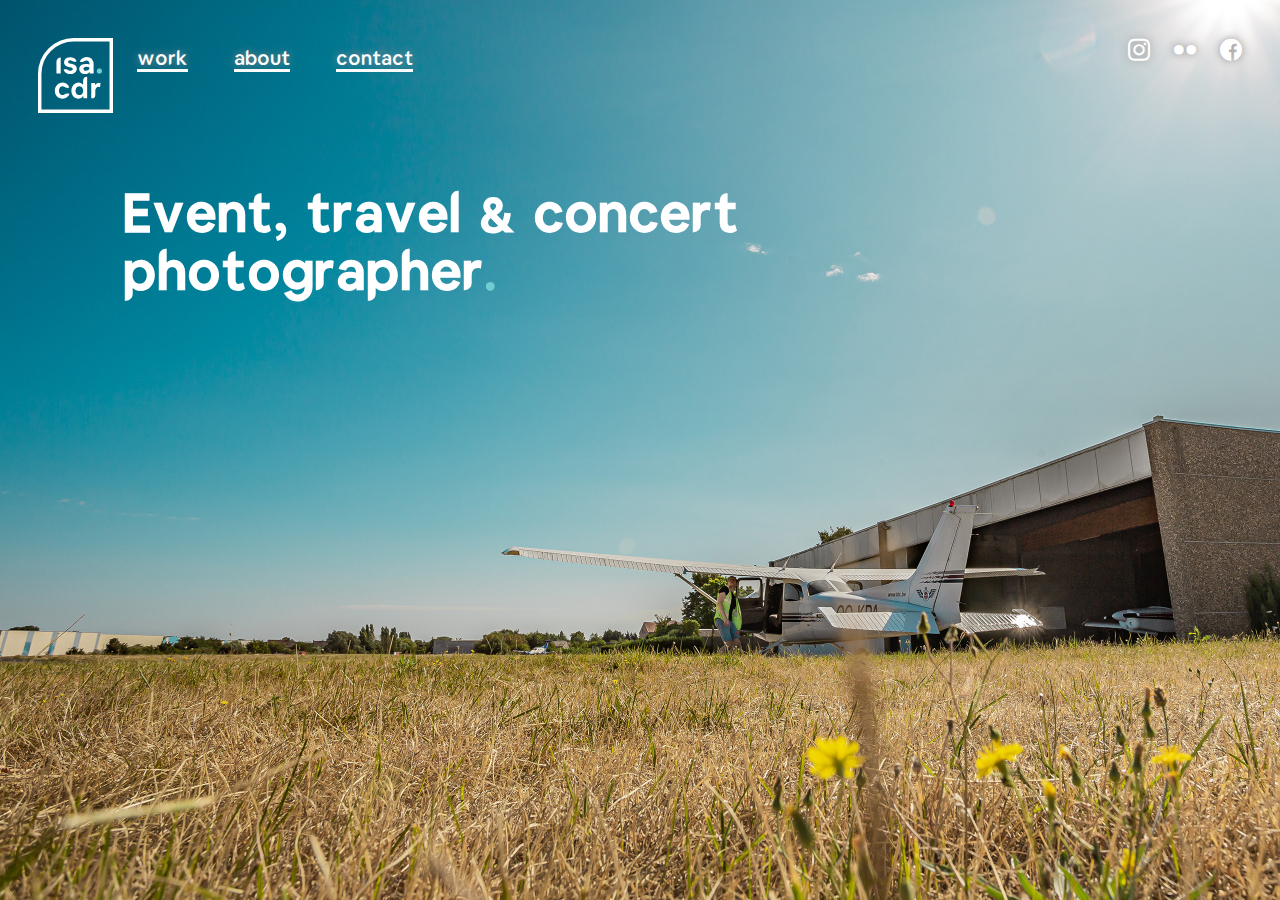
<file: index.html>
<!DOCTYPE html>
<html lang="en">

<head>
    <meta charset="UTF-8">
    <meta name="viewport" content="width=device-width, initial-scale=1.0">
    <meta name="description" content="Video & Photo, Belgium based photographer & Content Creator.">
    <title>Isaac Caudron - home</title>
    <link rel="stylesheet" href="style.css">
    <link rel="shortcut icon" href="images/favicon.ico" type="image/x-icon">
    <link rel="stylesheet" href="font/icon/flaticon.css">
    <!-- Global site tag (gtag.js) - Google Analytics -->
    <script async src="https://www.googletagmanager.com/gtag/js?id=UA-172085843-1"></script>
    <script>
        window.dataLayer = window.dataLayer || [];
        function gtag() { dataLayer.push(arguments); }
        gtag('js', new Date());

        gtag('config', 'UA-172085843-1');
    </script>
    <script defer src="CustomElements/customElements.js" type="module"></script>
</head>

<body>
    <div class="backgroundContainer backgroundHomepage asyncImage" data-src="/images/home-high.jpg">
        <isaac-menu></isaac-menu>
        <main>
            <div class="mission">
                <h1>
                    Event<span class="detailComma">,</span> travel & concert <br>
                    photographer<span class="detailPoint">.</span>
                </h1>
            </div>
        </main>
    </div>
</body>
<script src="js/lazyloadimage.js"></script>

</html>
</file>
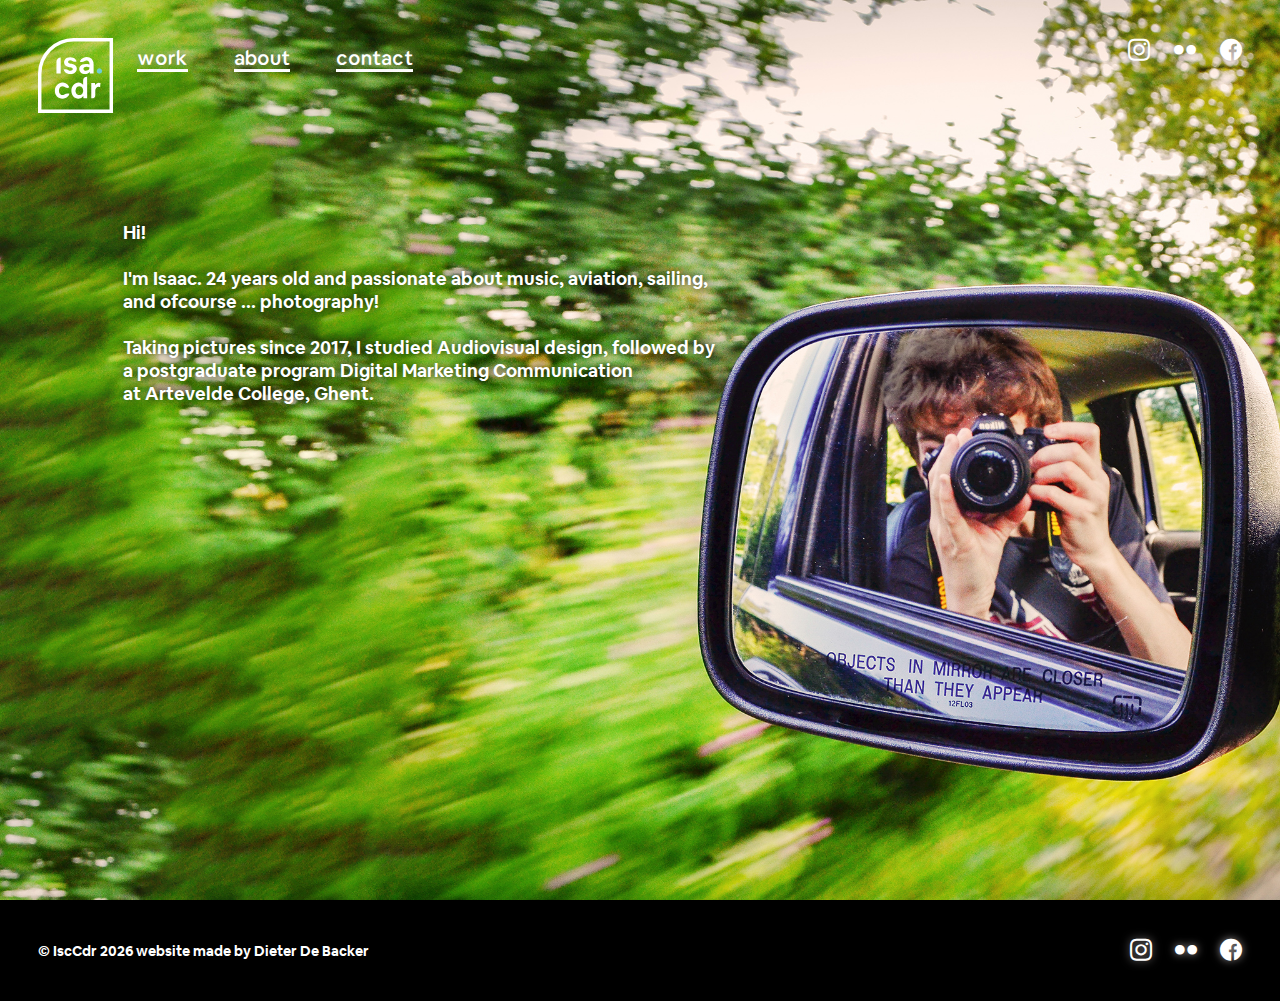
<file: about.html>
<!DOCTYPE html>
<html lang="en">

<head>
  <meta charset="UTF-8" />
  <meta name="viewport" content="width=device-width, initial-scale=1.0" />
  <title>Isaac Caudron - about</title>
  <link rel="stylesheet" href="style.css" />
  <link rel="shortcut icon" href="images/favicon.ico" type="image/x-icon" />
  <link rel="stylesheet" href="font/icon/flaticon.css" />
  <script defer src="CustomElements/customElements.js" type="module"></script>

  <!-- Global site tag (gtag.js) - Google Analytics -->
  <script async src="https://www.googletagmanager.com/gtag/js?id=UA-172085843-1"></script>
  <script>
    window.dataLayer = window.dataLayer || [];
    function gtag() { dataLayer.push(arguments); }
    gtag('js', new Date());

    gtag('config', 'UA-172085843-1');
  </script>

</head>

<body>
  <div class="backgroundContainer backgroundAboutpage asyncImage" data-src="/images/aboutme.jpg">
    <isaac-menu></isaac-menu>
    <main>
      <div class="mission">
        <p>
          Hi!<br />
          <br />
          I'm Isaac. 24 years old and passionate about music, aviation, sailing,<br />
          and ofcourse ... photography!<br />
          <br />
          Taking pictures since 2017, I studied Audiovisual design, followed by
          <br />a postgraduate program Digital Marketing Communication <br /> at Artevelde College, Ghent. <br />
          <br />


        </p>
      </div>
    </main>
  </div>
  <isaac-footer></isaac-footer>
  <script src="js/lazyloadimage.js"></script>

</body>

</html>
</file>
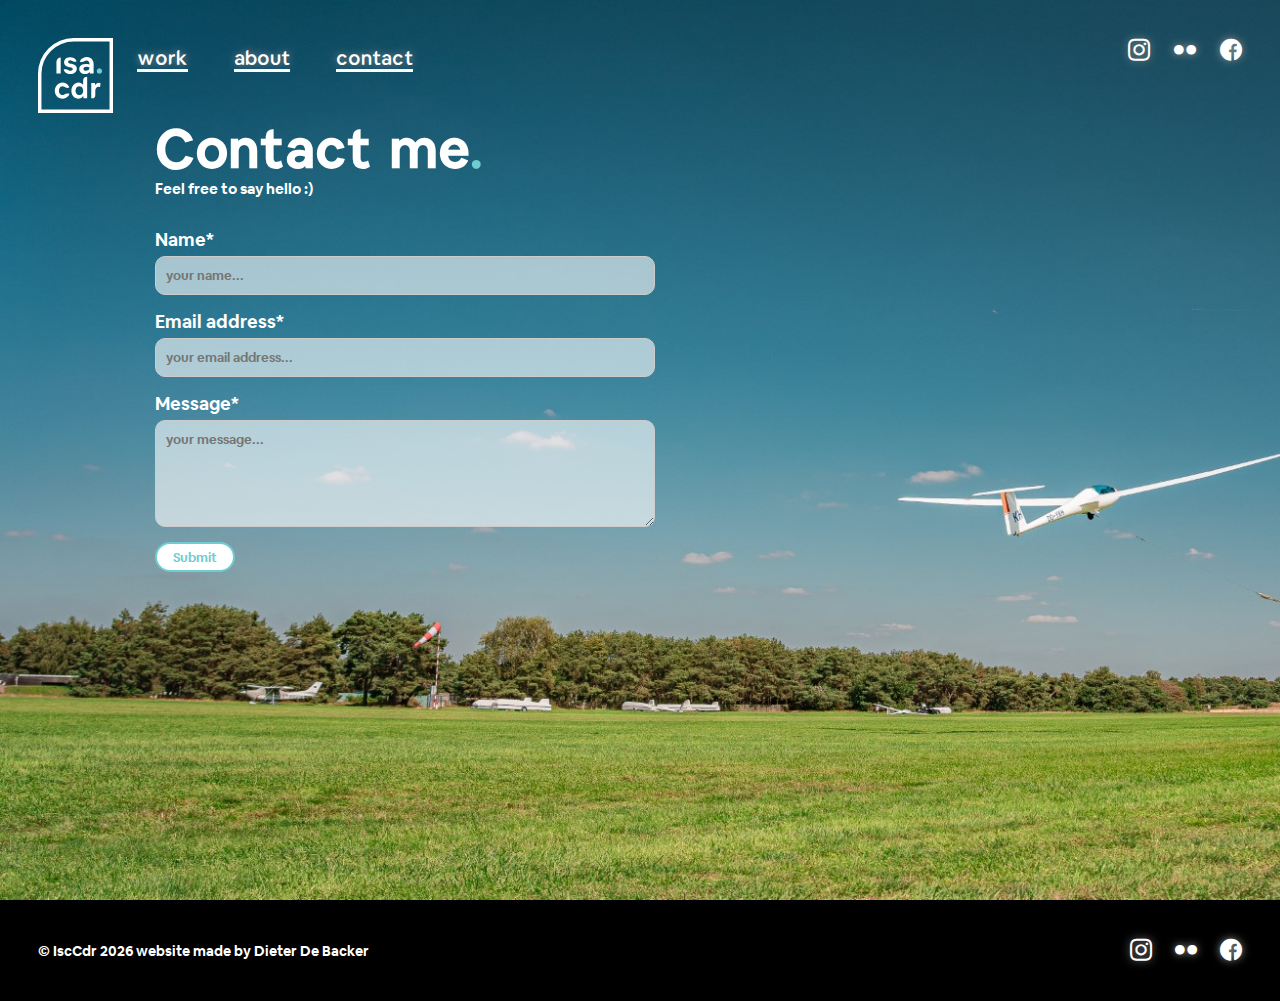
<file: contact.html>
<!DOCTYPE html>
<html lang="en">

<head>
  <meta charset="UTF-8" />
  <meta name="viewport" content="width=device-width, initial-scale=1.0" />
  <meta name="description" content="Feel free to say hello :)">
  <title>Isaac Caudron - contact</title>
  <link rel="shortcut icon" href="images/favicon.ico" type="image/x-icon" />
  <link rel="stylesheet" href="font/icon/flaticon.css" />
  <link rel="stylesheet" href="style.css" />
  <!-- Global site tag (gtag.js) - Google Analytics -->
  <script async src="https://www.googletagmanager.com/gtag/js?id=UA-172085843-1"></script>
  <script>
    window.dataLayer = window.dataLayer || [];
    function gtag() { dataLayer.push(arguments); }
    gtag('js', new Date());

    gtag('config', 'UA-172085843-1');
  </script>
  <script defer src="CustomElements/customElements.js" type="module"></script>

</head>

<body>
  <div class="backgroundContainer backgroundContactPage asyncImage" data-src="/images/contact.jpg">
    <isaac-menu></isaac-menu>

    <main>
      <form action="https://script.google.com/macros/s/AKfycbz9Dz8l3MSafSPfe4SsGy9Zbp6WEH74rbrXXlhEEA/exec"
        class="gform" method="post">

        <h1>
          Contact me<span class="detailPoint">.</span>
        </h1>
        <h3>
          Feel free to say hello :)
        </h3>
        <label for="form-name">Name*</label>
        <input placeholder="your name..." type="text" name="name" required id="form-name" class="form-control" />

        <label for="form-email">Email address*</label>
        <input placeholder="your email address..." type="email" name="email" required id="form-email"
          class="form-control">
        <label for="form-message">Message*</label>
        <textarea id="form-message" placeholder="your message..." required name="message" rows="5"></textarea>

        <button class="spin" id="spin">
          <span>Submit</span>
          <span>
            <svg viewBox="0 0 24 24">
              <path d="M21,7L9,19L3.5,13.5L4.91,12.09L9,16.17L19.59,5.59L21,7Z" />
            </svg>
          </span>
        </button>
      </form>
    </main>
  </div>
  <isaac-footer></isaac-footer>
  <script src="js/lazyloadimage.js"></script>
  <script src="https://cdnjs.cloudflare.com/ajax/libs/jquery/3.5.1/jquery.min.js"></script>
  <script src="js/form-submission-handler.js"></script>
</body>

</html>
</file>
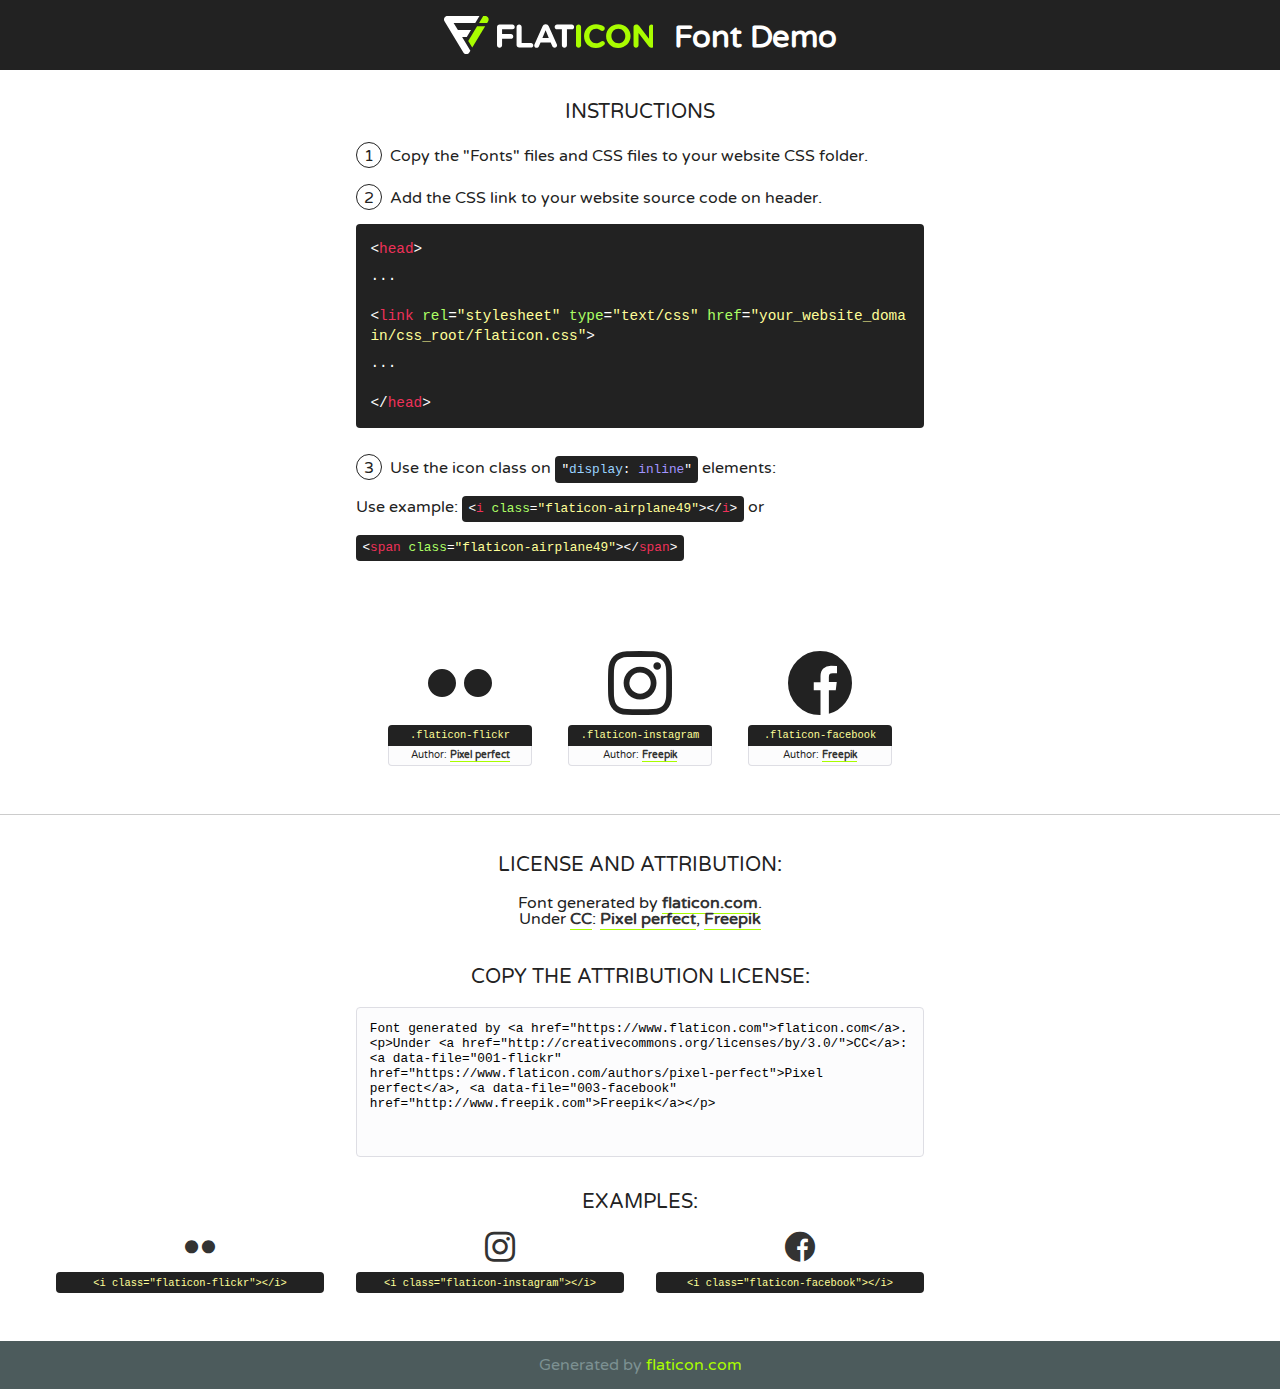
<file: font/icon/flaticon.html>
<!DOCTYPE html>
<!--
  Flaticon icon font: Flaticon
  Creation date: 29/06/2020 08:58
-->
<html>
<!DOCTYPE html>
<html>

<head>
    <title>Flaticon WebFont</title>
    <link href="http://fonts.googleapis.com/css?family=Varela+Round" rel="stylesheet" type="text/css" />
    <link rel="stylesheet" type="text/css" href="flaticon.css">
    <meta charset="UTF-8">
    <style>
    html, body, div, span, applet, object, iframe,
    h1, h2, h3, h4, h5, h6, p, blockquote, pre,
    a, abbr, acronym, address, big, cite, code,
    del, dfn, em, img, ins, kbd, q, s, samp,
    small, strike, strong, sub, sup, tt, var,
    b, u, i, center,
    dl, dt, dd, ol, ul, li,
    fieldset, form, label, legend,
    table, caption, tbody, tfoot, thead, tr, th, td,
    article, aside, canvas, details, embed, 
    figure, figcaption, footer, header, hgroup, 
    menu, nav, output, ruby, section, summary,
    time, mark, audio, video {
        margin: 0;
        padding: 0;
        border: 0;
        font-size: 100%;
        font: inherit;
        vertical-align: baseline;
    }
    /* HTML5 display-role reset for older browsers */
    article, aside, details, figcaption, figure, 
    footer, header, hgroup, menu, nav, section {
        display: block;
    }
    body {
        line-height: 1;
    }
    ol, ul {
        list-style: none;
    }
    blockquote, q {
        quotes: none;
    }
    blockquote:before, blockquote:after,
    q:before, q:after {
        content: '';
        content: none;
    }
    table {
        border-collapse: collapse;
        border-spacing: 0;
    }
    body {
        font-family: 'Varela Round', Helvetica, Arial, sans-serif;
        font-size: 16px;
        color: #222;
    }
    a {
        color: #333;
        border-bottom: 1px solid #a9fd00;
        font-weight: bold;
        text-decoration: none;
    }
    * {
        -moz-box-sizing: border-box;
        -webkit-box-sizing: border-box;
        box-sizing: border-box;
        margin: 0;
        padding: 0;
    }
    [class^="flaticon-"]:before, [class*=" flaticon-"]:before, [class^="flaticon-"]:after, [class*=" flaticon-"]:after {
        font-family: Flaticon;
        font-size: 30px;
        font-style: normal;
        margin-left: 20px;
        color: #333;
    }
    .wrapper {
        max-width: 600px;
        margin: auto;
        padding: 0 1em;
    }
    .title {
        font-size: 1.25em;
        text-align: center;
        margin-bottom: 1em;
        text-transform: uppercase;
    }
    header {
        text-align: center;
        background-color: #222;
        color: #fff;
        padding: 1em;
    }
    header .logo {
        width: 210px;
        height: 38px;
        display: inline-block;
        vertical-align: middle;
        margin-right: 1em;
        border: none;
    }
    header strong {
        font-size: 1.95em;
        font-weight: bold;
        vertical-align: middle;
        margin-top: 5px;
        display: inline-block;
    }
    .demo {
        margin: 2em auto;
        line-height: 1.25em;
    }
    .demo ul li {
        margin-bottom: 1em;
    }
    .demo ul li .num {
        color: #222;
        border-radius: 20px;
        display: inline-block;
        width: 26px;
        padding: 3px;
        height: 26px;
        text-align: center;
        margin-right: 0.5em;
        border: 1px solid #222;
    }
    .demo ul li code {
        background-color: #222;
        border-radius: 4px;
        padding: 0.25em 0.5em;
        display: inline-block;
        color: #fff;
        font-family: Consolas,Monaco,Lucida Console,Liberation Mono,DejaVu Sans Mono,Bitstream Vera Sans Mono,Courier New, monospace;
        font-weight: lighter;
        margin-top: 1em;
        font-size: 0.8em;
        word-break: break-all;
    }
    .demo ul li code.big {
        padding: 1em;
        font-size: 0.9em;
    }
    .demo ul li code .red {
        color: #EF3159;
    }
    .demo ul li code .green {
        color: #ACFF65;
    }
    .demo ul li code .yellow {
        color: #FFFF99;
    }
    .demo ul li code .blue {
        color: #99D3FF;
    }
    .demo ul li code .purple {
        color: #A295FF;
    }
    .demo ul li code .dots {
        margin-top: 0.5em;
        display: block;
    }
    #glyphs {
        border-bottom: 1px solid #ccc;
        padding: 2em 0;
        text-align: center;
    }
    .glyph {
        display: inline-block;
        width: 9em;
        margin: 1em;
        text-align: center;
        vertical-align: top;
        background: #FFF;
    }
    .glyph .glyph-icon {
        padding: 10px;
        display: block;
        font-family:"Flaticon";
        font-size: 64px;
        line-height: 1;
    }
    .glyph .glyph-icon:before {
        font-size: 64px;
        color: #222;
        margin-left: 0;
    }
    .class-name {
        font-size: 0.65em;
        background-color: #222;
        color: #fff;
        border-radius: 4px 4px 0 0;
        padding: 0.5em;
        color: #FFFF99;
        font-family: Consolas,Monaco,Lucida Console,Liberation Mono,DejaVu Sans Mono,Bitstream Vera Sans Mono,Courier New, monospace;
    }
    .author-name {
        font-size: 0.6em;
        background-color: #fcfcfd;
        border: 1px solid #DEDEE4;
        border-top: 0;
        border-radius: 0 0 4px 4px;
        padding: 0.5em;
    }
    .class-name:last-child {
        font-size: 10px;
        color:#888;
    }
    .class-name:last-child a {
        font-size: 10px;
        color:#555;
    }
    .class-name:last-child a:hover {
        color:#a9fd00;
    }
    .glyph > input {
        display: block;
        width: 100px;
        margin: 5px auto;
        text-align: center;
        font-size: 12px;
        cursor: text;
    }
    .glyph > input.icon-input {
        font-family:"Flaticon";
        font-size: 16px;
        margin-bottom: 10px;
    }
    .attribution .title {
        margin-top: 2em;
    }
    .attribution textarea {
        background-color: #fcfcfd;
        padding: 1em;
        border: none;
        box-shadow: none;
        border: 1px solid #DEDEE4;
        border-radius: 4px;
        resize: none;
        width: 100%;
        height: 150px;
        font-size: 0.8em;
        font-family: Consolas,Monaco,Lucida Console,Liberation Mono,DejaVu Sans Mono,Bitstream Vera Sans Mono,Courier New, monospace;
        -webkit-appearance: none;
    }
    .iconsuse {
        margin: 2em auto;
        text-align: center;
        max-width: 1200px;
    }
    .iconsuse:after {
        content: '';
        display: table;
        clear: both;
    }
    .iconsuse .image {
        float: left;
        width: 25%;
        padding: 0 1em;
    }
    .iconsuse .image p {
        margin-bottom: 1em;
    }
    .iconsuse .image span {
        display: block;
        font-size: 0.65em;
        background-color: #222;
        color: #fff;
        border-radius: 4px;
        padding: 0.5em;
        color: #FFFF99;
        margin-top: 1em;
        font-family: Consolas,Monaco,Lucida Console,Liberation Mono,DejaVu Sans Mono,Bitstream Vera Sans Mono,Courier New, monospace;
    }
    #footer {
        text-align: center;
        background-color: #4C5B5C;
        color: #7c9192;
        padding: 1em;
    }
    #footer a {
        border: none;
        color: #a9fd00;
        font-weight: normal;
    }
    @media (max-width: 960px) {
        .iconsuse .image {
            width: 50%;
        }
    }
    @media (max-width: 560px) {
        .iconsuse .image {
            width: 100%;
        }
    }
    </style>
</head>

<body class="characters-off">

    <header>
        <a href="https://www.flaticon.com" target="_blank" class="logo">
            <svg version="1.1" xmlns="http://www.w3.org/2000/svg" xmlns:xlink="http://www.w3.org/1999/xlink" xmlns:a="http://ns.adobe.com/AdobeSVGViewerExtensions/3.0/" viewBox="0 0 560.875 102.036" enable-background="new 0 0 560.875 102.036" xml:space="preserve">
                <defs>
                </defs>
                <g>
                    <g class="letters">
                        <path fill="#ffffff" d="M141.596,29.675c0-3.777,2.985-6.767,6.764-6.767h34.438c3.426,0,6.15,2.728,6.15,6.15
                        c0,3.43-2.724,6.149-6.15,6.149h-27.674v13.091h23.719c3.429,0,6.151,2.724,6.151,6.15c0,3.43-2.723,6.149-6.151,6.149h-23.719
                        v17.574c0,3.773-2.986,6.761-6.764,6.761c-3.779,0-6.764-2.989-6.764-6.761V29.675z"></path>
                        <path fill="#ffffff" d="M193.844,29.149c0-3.781,2.985-6.767,6.764-6.767c3.776,0,6.763,2.985,6.763,6.767v42.957h25.039
                        c3.426,0,6.149,2.726,6.149,6.153c0,3.425-2.723,6.15-6.149,6.15h-31.802c-3.779,0-6.764-2.986-6.764-6.768V29.149z"></path>
                        <path fill="#ffffff" d="M241.891,75.71l21.438-48.407c1.492-3.341,4.215-5.357,7.906-5.357h0.792
                        c3.686,0,6.323,2.017,7.815,5.357l21.439,48.407c0.436,0.967,0.701,1.845,0.701,2.723c0,3.602-2.809,6.501-6.414,6.501
                        c-3.161,0-5.269-1.845-6.499-4.655l-4.132-9.661h-27.059l-4.301,10.102c-1.144,2.631-3.426,4.214-6.237,4.214
                        c-3.517,0-6.24-2.81-6.24-6.325C241.1,77.64,241.451,76.677,241.891,75.71z M279.932,58.666l-8.521-20.297l-8.526,20.297H279.932
                        z"></path>
                        <path fill="#ffffff" d="M314.864,35.387H301.86c-3.429,0-6.239-2.813-6.239-6.238c0-3.429,2.811-6.24,6.239-6.24h39.533
                        c3.426,0,6.237,2.811,6.237,6.24c0,3.425-2.811,6.238-6.237,6.238h-13.001v42.785c0,3.773-2.99,6.761-6.764,6.761
                        c-3.779,0-6.764-2.989-6.764-6.761V35.387z"></path>
                        <path fill="#A9FD00" d="M352.615,29.149c0-3.781,2.985-6.767,6.767-6.767c3.774,0,6.761,2.985,6.761,6.767v49.024
                        c0,3.773-2.987,6.761-6.761,6.761c-3.781,0-6.767-2.989-6.767-6.761V29.149z"></path>
                        <path fill="#A9FD00" d="M374.132,53.836v-0.179c0-17.481,13.178-31.801,32.065-31.801c9.22,0,15.459,2.458,20.557,6.238
                        c1.402,1.054,2.637,2.985,2.637,5.357c0,3.692-2.985,6.59-6.681,6.59c-1.845,0-3.071-0.702-4.044-1.319
                        c-3.776-2.813-7.729-4.393-12.562-4.393c-10.364,0-17.831,8.611-17.831,19.154v0.173c0,10.542,7.291,19.329,17.831,19.329
                        c5.715,0,9.492-1.756,13.359-4.834c1.049-0.874,2.458-1.491,4.039-1.491c3.429,0,6.325,2.813,6.325,6.236
                        c0,2.106-1.056,3.78-2.282,4.834c-5.539,4.834-12.036,7.733-21.878,7.733C387.572,85.464,374.132,71.493,374.132,53.836z"></path>
                        <path fill="#A9FD00" d="M433.009,53.836v-0.179c0-17.481,13.79-31.801,32.766-31.801c18.981,0,32.592,14.143,32.592,31.628v0.173
                        c0,17.483-13.785,31.807-32.769,31.807C446.625,85.464,433.009,71.32,433.009,53.836z M484.224,53.836v-0.179
                        c0-10.539-7.725-19.326-18.626-19.326c-10.893,0-18.449,8.611-18.449,19.154v0.173c0,10.542,7.73,19.329,18.626,19.329
                        C476.676,72.986,484.224,64.378,484.224,53.836z"></path>
                        <path fill="#A9FD00" d="M506.233,29.321c0-3.774,2.99-6.763,6.767-6.763h1.401c3.252,0,5.183,1.583,7.029,3.953l26.093,34.265
                        V29.059c0-3.692,2.99-6.677,6.681-6.677c3.683,0,6.671,2.985,6.671,6.677v48.934c0,3.78-2.987,6.765-6.764,6.765h-0.436
                        c-3.257,0-5.188-1.581-7.034-3.953l-27.056-35.492v32.944c0,3.687-2.985,6.676-6.678,6.676c-3.683,0-6.673-2.989-6.673-6.676
                        V29.321z"></path>
                    </g>
                    <g class="insignia">
                        <path fill="#ffffff" d="M48.372,56.137h12.517l11.156-18.537H37.186L25.688,18.539h57.825L94.668,0H9.271
                        C5.925,0,2.842,1.801,1.198,4.716c-1.644,2.907-1.593,6.482,0.134,9.343l50.38,83.501c1.678,2.781,4.689,4.476,7.938,4.476
                        c3.246,0,6.257-1.695,7.935-4.476l2.898-4.804L48.372,56.137z"></path>
                        <g class="i">
                            <path fill="#A9FD00" d="M93.575,18.539h0.031v0.004l21.652,0.004l2.705-4.488c1.727-2.861,1.778-6.436,0.133-9.343
                            C116.454,1.801,113.371,0,110.026,0h-5.294L93.575,18.539z"></path>
                            <polygon fill="#A9FD00" points="88.291,27.356 64.725,66.486 75.519,84.404 109.942,27.356"></polygon>
                        </g>
                    </g>
                </g>
            </svg>
        </a>
        <strong>Font Demo</strong>
    </header>


    <section class="demo wrapper">

        <p class="title">Instructions</p>

        <ul>
            <li>
                <span class="num">1</span>Copy the "Fonts" files and CSS files to your website CSS folder.
            </li>
            <li>
                <span class="num">2</span>Add the CSS link to your website source code on header.
                <code class="big">
                    &lt;<span class="red">head</span>&gt;
                    <br/><span class="dots">...</span>
                    <br/>&lt;<span class="red">link</span> <span class="green">rel</span>=<span class="yellow">"stylesheet"</span> <span class="green">type</span>=<span class="yellow">"text/css"</span> <span class="green">href</span>=<span class="yellow">"your_website_domain/css_root/flaticon.css"</span>&gt;
                    <br/><span class="dots">...</span>
                    <br/>&lt;/<span class="red">head</span>&gt;
                </code>
            </li>

            <li>
                <p>
                    <span class="num">3</span>Use the icon class on <code>"<span class="blue">display</span>:<span class="purple"> inline</span>"</code> elements:
                    <br />
                    Use example: <code>&lt;<span class="red">i</span> <span class="green">class</span>=<span class="yellow">&quot;flaticon-airplane49&quot;</span>&gt;&lt;/<span class="red">i</span>&gt;</code> or <code>&lt;<span class="red">span</span> <span class="green">class</span>=<span class="yellow">&quot;flaticon-airplane49&quot;</span>&gt;&lt;/<span class="red">span</span>&gt;</code>
            </li>
        </ul>

    </section>




   <section id="glyphs">          
    
      
        <div class="glyph"><div class="glyph-icon flaticon-flickr"></div>
            <div class="class-name">.flaticon-flickr</div>
            <div class="author-name">Author: <a data-file="001-flickr" href="https://www.flaticon.com/authors/pixel-perfect">Pixel perfect</a> </div> 
        </div>        
        
        <div class="glyph"><div class="glyph-icon flaticon-instagram"></div>
            <div class="class-name">.flaticon-instagram</div>
            <div class="author-name">Author: <a data-file="002-instagram" href="http://www.freepik.com">Freepik</a> </div> 
        </div>        
        
        <div class="glyph"><div class="glyph-icon flaticon-facebook"></div>
            <div class="class-name">.flaticon-facebook</div>
            <div class="author-name">Author: <a data-file="003-facebook" href="http://www.freepik.com">Freepik</a> </div> 
        </div>        
        

    </section>



    <section class="attribution wrapper"   style="text-align:center;">

      <div class="title">License and attribution:</div><div class="attrDiv">Font generated by <a href="https://www.flaticon.com">flaticon.com</a>. <div><p>Under <a href="http://creativecommons.org/licenses/by/3.0/">CC</a>: <a data-file="001-flickr" href="https://www.flaticon.com/authors/pixel-perfect">Pixel perfect</a>, <a data-file="003-facebook" href="http://www.freepik.com">Freepik</a></p>  </div>
      </div>
      <div class="title">Copy the Attribution License:</div>

    <textarea onclick="this.focus();this.select();">Font generated by &lt;a href=&quot;https://www.flaticon.com&quot;&gt;flaticon.com&lt;/a&gt;. <p>Under <a href="http://creativecommons.org/licenses/by/3.0/">CC</a>: <a data-file="001-flickr" href="https://www.flaticon.com/authors/pixel-perfect">Pixel perfect</a>, <a data-file="003-facebook" href="http://www.freepik.com">Freepik</a></p>  
     </textarea>

    </section>

    <section class="iconsuse">

          <div class="title">Examples:</div>            
             
            <div class="image">
                <p>
                    <i class="glyph-icon flaticon-flickr"></i> 
                    <span>&lt;i class=&quot;flaticon-flickr&quot;&gt;&lt;/i&gt;</span>
                </p>
            </div>
            
            <div class="image">
                <p>
                    <i class="glyph-icon flaticon-instagram"></i> 
                    <span>&lt;i class=&quot;flaticon-instagram&quot;&gt;&lt;/i&gt;</span>
                </p>
            </div>
            
            <div class="image">
                <p>
                    <i class="glyph-icon flaticon-facebook"></i> 
                    <span>&lt;i class=&quot;flaticon-facebook&quot;&gt;&lt;/i&gt;</span>
                </p>
            </div>
                       
        </div>
                            
    </section>

<div id="footer">
    <div>Generated by <a href="https://www.flaticon.com">flaticon.com</a>
    </div>
</div>



</body>
</html>
</file>
<file: style.css>
@font-face {
  font-family: Jazper;
  src: url(font/Jazper.woff);
  font-style:normal;
}
@font-face {
  font-family: isaacIstVergeten;
  src: url(font/AirbnbCerealBold.ttf);
  font-style:normal;
}
/*Reset base padding and margin*/
* {
  padding: 0;
  margin: 0;
  box-sizing: border-box;
}

a {
  color: white;
  text-decoration: none;
}
body {
  scroll-behavior: smooth;
}

.backgroundContainer {
  min-height: 100vh;
  background-size: cover;
  background-position: 0px 90%;
  padding: 3%;
  display: flex;
  flex-direction: column;
}
.backgroundHomepage {
  background-image: url("images/home-low.jpg");
  transition: background-image 0.2s ease-in-out;
}
.backgroundWorkpage {
  background-image: url("images/work-low.jpg");
  justify-content: space-between;
}
.backgroundAboutpage {
  background-image: url("images/aboutme-low.jpg");
}
.backgroundContactPage {
  background-image: url("images/contact-low.jpg");
}
.logo {
  width: 5%;
  min-width: 75px;
}

header {
  display: flex;
}
.siteNav {
  display: flex;
  padding: 10px 1%;
  justify-content: space-between;
  width: 100%;
  max-width: 300px;
  text-shadow: 0px 0px 9px #948f8f;
  margin-left: 1%;
}
.siteNav a {
  font-size: 20px;
  padding-top: 2px;
  font-family: Jazper;
  height: fit-content;
}
.anchorlink {
  cursor: pointer;
}
.siteNav a:after {
  content: "";
  display: block;
  background: #fff;
  width: 100%;
  height: 3px;
  margin: 0 auto;
  transition: all 0.4s ease;
}
.ytplayer {
  width: 100%;
  height: 500px;
  grid-column: 1 / 3;
}
.smallytplayer {
  width: 100%;
  height: 500px;
}
.verticalpicture {
  height: calc(1000px + 5vh) !important;
  grid-row: span 2;
}
/* .siteNav a:hover{
    color: #6fcdd1
  } */
.siteNav a:hover:after {
  transform: translate(0, -24px);
  background: #6fcdd1;
}

.active:after {
  content: "";
  display: block;
  background: #6fcdd1 !important;
  width: 100%;
  height: 3px;
  margin: 0 auto;
  transform: translate(0, -24px);
}

.socialMediaNav {
  margin-left: auto;
  text-shadow: 0px 0px 9px #948f8f;
}
.socialMediaNav a {
  transition: 0.3s ease-in;
}
.socialMediaNav a:hover {
  transform: translate(0, -24px);
  text-shadow: none;
  color: #6fcdd1;
}
.mission {
  margin: 5% 7%;
}

h1 {
  color: white;
  font-family: Jazper;
  font-size: 54px;
}
.mission p {
  color: white;
  font-family: isaacIstVergeten;
  font-size: 18px;
  text-shadow: 0px 0px 10px #080808;
  margin-top: 10%;
}
.detailPoint {
  color: #6fcdd1;
}
.detailComma {
  font-family: isaacIstVergeten;
}
.attentionSeeker {
  color: white;
  font-family: Jazper;
  font-size: 24px;
  text-align: center;
}
.arrow {
  min-width: 30px;
  width: 2%;
  margin-top: 10px;
}
.workShowcase {
  display: grid;
  grid-template-columns: 1fr 1fr;
  grid-template-rows: 30vh 30vh 30vh;
  gap: 32px;
  max-width: 1000px;
  margin: 5vh auto;
  grid-template-areas:
    "knokke concerts"
    "bair travel"
    "corporate travel";
}
.workShowcase div {
  display: flex;
  justify-content: center;
  align-items: center;
  width: 100%;
  height: 100%;
  color: white;
  font-family: Jazper;
  font-size: 28px;
  text-shadow: 0px 0px 10px #080808;
  background-size: cover;
}
.showcase {
  grid-gap: 5vh;
  display: grid;
  margin: 1vh 5vh 5vh 5vh;
  grid-template-columns: 1fr 1fr;
}
.showcase img {
  width: 100%;
  height: 500px;
  display: block;
  object-fit: cover;
}
.travel {
  grid-area: travel;
  background-image: url("images/travel.jpg");
  background-size: cover;
}

.knokke {
  grid-area: knokke;
  background-image: url("images/KnokkeHeist.jpg");
}

.concerts {
  grid-area: concerts;
  background-image: url("images/concerts.jpg");
}

.corporate {
  grid-area: corporate;
  background-image: url("images/corporate.jpg");
}

.bair {
  grid-area: bair;
  background-image: url("images/bair.jpg");
}
footer {
  display: flex;
  background-image: url("images/footerbackgroundv2.png");
  padding: 3%;
  color: white;
  font-family: isaacIstVergeten;
  font-size: 14px;
}
footer span {
  margin-top: 4px;
}
main {
  flex-grow: 1;
}
main form {
  margin-top: 10vh;
  margin: 10vh auto;
  display: flex;
  max-width: 500px;
  justify-content: center;
  flex-direction: column;

  margin: 1vh 13vh;
}
h3 {
  color: white;
  font-family: isaacIstVergeten;
  font-size: 15px;
  margin-bottom: 6%;
}
label {
  color: white;
  font-family: isaacIstVergeten;
  font-size: 18px;
  margin-bottom: 1%;
}
input,
textarea {
  margin-bottom: 3%;
  padding: 10px;
  border-radius: 10%;
  font-size: 13px;
  border: none;
  background-color: #ffffff99;
  font-family: isaacIstVergeten;
  border: solid 1px #ccc;
  border-radius: 10px;
}
input:focus,
textarea:focus {
  outline: none;
}
button {
  text-align: center;
  width: fit-content;
  padding: 2px 30px;
  border: none;
  background-color: #ffffff;
  font-family: isaacIstVergeten;
  border: solid 1px #ccc;

  border-radius: 10px;
  transition: 0.3s;
}
button:active {
  box-shadow: none;
  border: none;
  outline: none;
  transform: translate(3px, -2px);
}
.thanks h1 {
  font-size: 36px;
}
.thanks {
  margin: 10% auto;
  width: 500px;
  text-shadow: 0px 0px 9px #948f8f;
}
.thanks h3 {
  font-size: 16px;
  color: white;
  margin-top: 10px;
  font-family: IsaacIstVergeten;
}

.fullscreenPic {
  height: 100%;
}
.showcase img {
  cursor: pointer;
}
/*Mobile*/
@media only screen and (max-width: 768px) {
  .workShowcase {
    grid-template-columns: 1fr;
    grid-template-rows: 30vh 30vh 30vh 30vh 30vh;
    grid-template-areas: none;
    grid-template-areas:
      "knokke"
      "concerts"
      "corporate"
      "travel"
      "studentKickOff";
  }
  .socialMediaNav {
    display: none;
  }
  .siteNav {
    display: flex;
    padding: 10px 2%;
    justify-content: space-around;
    width: 100%;
    max-width: 300px;
    text-shadow: 0px 0px 9px #948f8f;
  }
  .backgroundHomepage {
    background-image: url("images/home-low.jpg");
    background-position-x: -400px;
  }
  .backgroundWorkpage {
    background-image: url("images/workmobileversionHD.jpg");
    background-position-x: -570px;
    justify-content: space-between;
  }
  .backgroundAboutpage {
    background-position-x: -570px;
    background-image: url("images/aboutme.jpg");
  }
  .backgroundContactPage {
    background-image: url("images/contact.jpg");
    background-position: 930px;
  }
  .mission h1 {
    margin-top: 20vh;
    font-size: 36px;
  }
  .showcase {
    grid-gap: 5vh;
    display: grid;
    margin: 5vh;
    grid-template-columns: 1fr;
  }
  .showcase img {
    height: auto;
  }
  .ytplayer {
    width: 100%;
    height: 500px;
    grid-column: 1;
  }
  .smallytplayer {
    width: 100%;
    height: 500px;
  }
  main form {
    margin: 4vh;
  }
  .verticalpicture {
    height: auto !important;
    grid-row: span 2;
  }
}

@keyframes spin {
  0% {
    transform: rotateZ(0);
  }
  100% {
    transform: rotateZ(720deg);
  }
}

button {
  position: relative;
  appearance: none;
  -moz-appearance: none;
  -webkit-appearance: none;
  padding: 0;
  width: 80px;
  height: 30px;
  border-radius: 25px;
  outline: 0;
  cursor: pointer;
  overflow: hidden;
}

.spin {
  border: 2px solid #6fcdd1;
  color: #6fcdd1;
  font-weight: 600;
  transition: all 200ms ease-in-out;
}
.spin span {
  display: flex;
  justify-content: center;
  align-items: center;
  width: 100%;
  height: 100%;
  transition: opacity 200ms ease-in-out;
}
.spin span:last-child {
  position: absolute;
  top: 0;
  left: 0;
  opacity: 0;
}
.spin svg {
  height: 30px;
  fill: #6fcdd1;
}
.spin:hover {
  background-color: #6fcdd1;
  color: #fff;
}
.spin.done,
.spin.processing {
  pointer-events: none;
  cursor: default;
}
.spin.processing {
  width: 30px;
  border-width: 4px;
  border-right-color: #bbb;
  border-bottom-color: #bbb;
  animation: spin;
  animation-delay: 200ms;
  animation-duration: 2s;
  animation-timing-function: ease-in-out;
  animation-iteration-count: 1;
}
.spin.processing:hover {
  background-color: transparent;
}
.spin.processing span:first-child {
  opacity: 0;
}
.spin.done:hover {
  background-color: transparent;
}
.spin.done span:first-child {
  opacity: 0;
}
.spin.done span:last-child {
  opacity: 1;
}

.bigPic {
  display: flex;
  justify-content: center;
  align-items: center;
  height: 100vh;
  font-family: isaacIstVergeten;
}

.bigPic {
  margin: 0 auto;
}

figure {
  margin: 0;
  padding: 0 0.5rem;
  display: inline-flex;
  flex-direction: column;
}

figure img {
  display: block;
  max-width: 100%;
  max-height: 74vh;
  margin-right: auto;
  margin-left: auto;
  contain: layout;
}

figcaption {
  position: relative;
  padding-top: 1rem;
  margin-top: 1rem;
  text-align: left;
  line-height: 1.375;
}

figcaption h2,
figcaption div,
figcaption dl {
  contain: layout;
}

figcaption h2 {
  view-transition-name: photo-heading;
}

figcaption div {
  view-transition-name: photo-location-time;
}

figcaption dl {
  view-transition-name: photo-meta;
}

::view-transition-new(photo-heading):only-child,
::view-transition-new(photo-location-time):only-child,
::view-transition-new(photo-meta):only-child {
  animation: 0.3s ease var(--animation-delay, 0s) both fade-in,
    0.3s ease var(--animation-delay, 0s) both slide-up;
}

::view-transition-new(photo-heading):only-child {
  --animation-delay: 50ms;
}

::view-transition-new(photo-location-time):only-child {
  --animation-delay: 0.1s;
}

::view-transition-new(photo-meta):only-child {
  --animation-delay: 0.15s;
}

::view-transition-old(photo-heading):only-child,
::view-transition-old(photo-location-time):only-child,
::view-transition-old(photo-meta):only-child {
  animation: 0.2s ease var(--animation-delay, 0s) both fade-out,
    0.2s ease var(--animation-delay, 0s) both slide-down;
}

::view-transition-old(photo-heading):only-child {
  --animation-delay: 0.15s;
}

::view-transition-old(photo-location-time):only-child {
  --animation-delay: 0.1s;
}

::view-transition-old(photo-meta):only-child {
  --animation-delay: 50ms;
}

@keyframes fade-in {
  0% {
    opacity: 0;
  }

  to {
    opacity: 1;
  }
}

@keyframes fade-out {
  0% {
    opacity: 1;
  }

  to {
    opacity: 0;
  }
}

@keyframes slide-up {
  0% {
    transform: translateY(2.5rem);
  }

  to {
    transform: translateY(0);
  }
}

@keyframes slide-down {
  0% {
    transform: translateY(0);
  }

  to {
    transform: translateY(2.5rem);
  }
}

figcaption:before {
  content: "";
  display: block;
  position: absolute;
  top: 2px;
  left: 0;
  width: 2.25rem;
  height: 2px;
  background-color: #6fcdd1;
}

figure h2 {
  margin: 0;
  font-size: 1em;
}

figure h2 a {
  text-decoration: none;
  color: inherit;
}

figure dl {
  margin: 0;
  display: flex;
  align-items: center;
}

figure dt,
figure dd {
  margin: 0;
  display: inline;
  font-size: 1em;
  color: #666;
}

figure dd + dt + dd {
  margin-left: 0.375rem;
}
.backArrow {
  width: 40px;
  margin: 10px;
  color: #ccc;
}
</file>
<file: font/icon/flaticon.css>
/*
  	Flaticon icon font: Flaticon
  	Creation date: 29/06/2020 08:58
  	*/

@font-face {
  font-family: "Flaticon";
  src: url("./Flaticon.eot");
  src: url("./Flaticon.eot?#iefix") format("embedded-opentype"),
       url("./Flaticon.woff2") format("woff2"),
       url("./Flaticon.woff") format("woff"),
       url("./Flaticon.ttf") format("truetype"),
       url("./Flaticon.svg#Flaticon") format("svg");
  font-weight: normal;
  font-style: normal;
}

@media screen and (-webkit-min-device-pixel-ratio:0) {
  @font-face {
    font-family: "Flaticon";
    src: url("./Flaticon.svg#Flaticon") format("svg");
  }
}

[class^="flaticon-"]:before, [class*=" flaticon-"]:before,
[class^="flaticon-"]:after, [class*=" flaticon-"]:after {   
  font-family: Flaticon;
        font-size: 22px;
font-style: normal;
margin-left: 20px;
}

.flaticon-flickr:before { content: "\f100"; }
.flaticon-instagram:before { content: "\f101"; }
.flaticon-facebook:before { content: "\f102"; }
</file>
